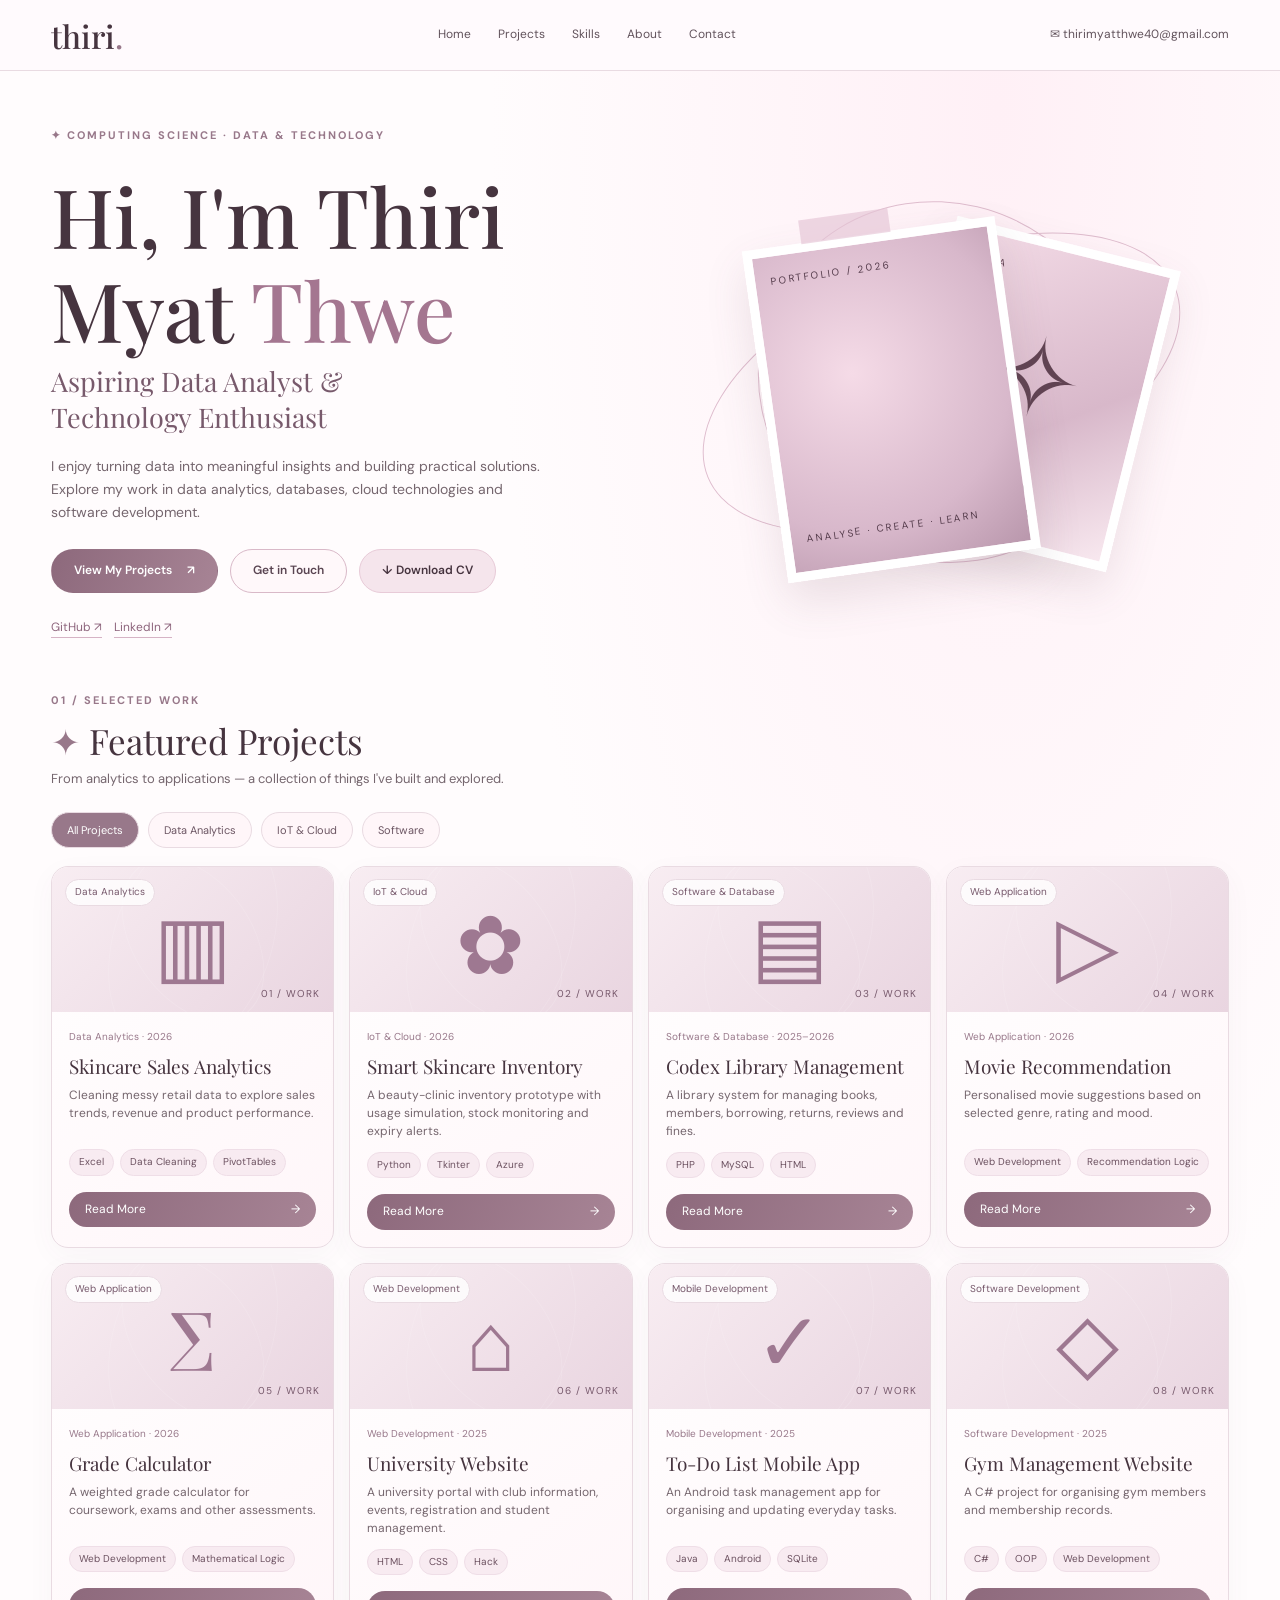
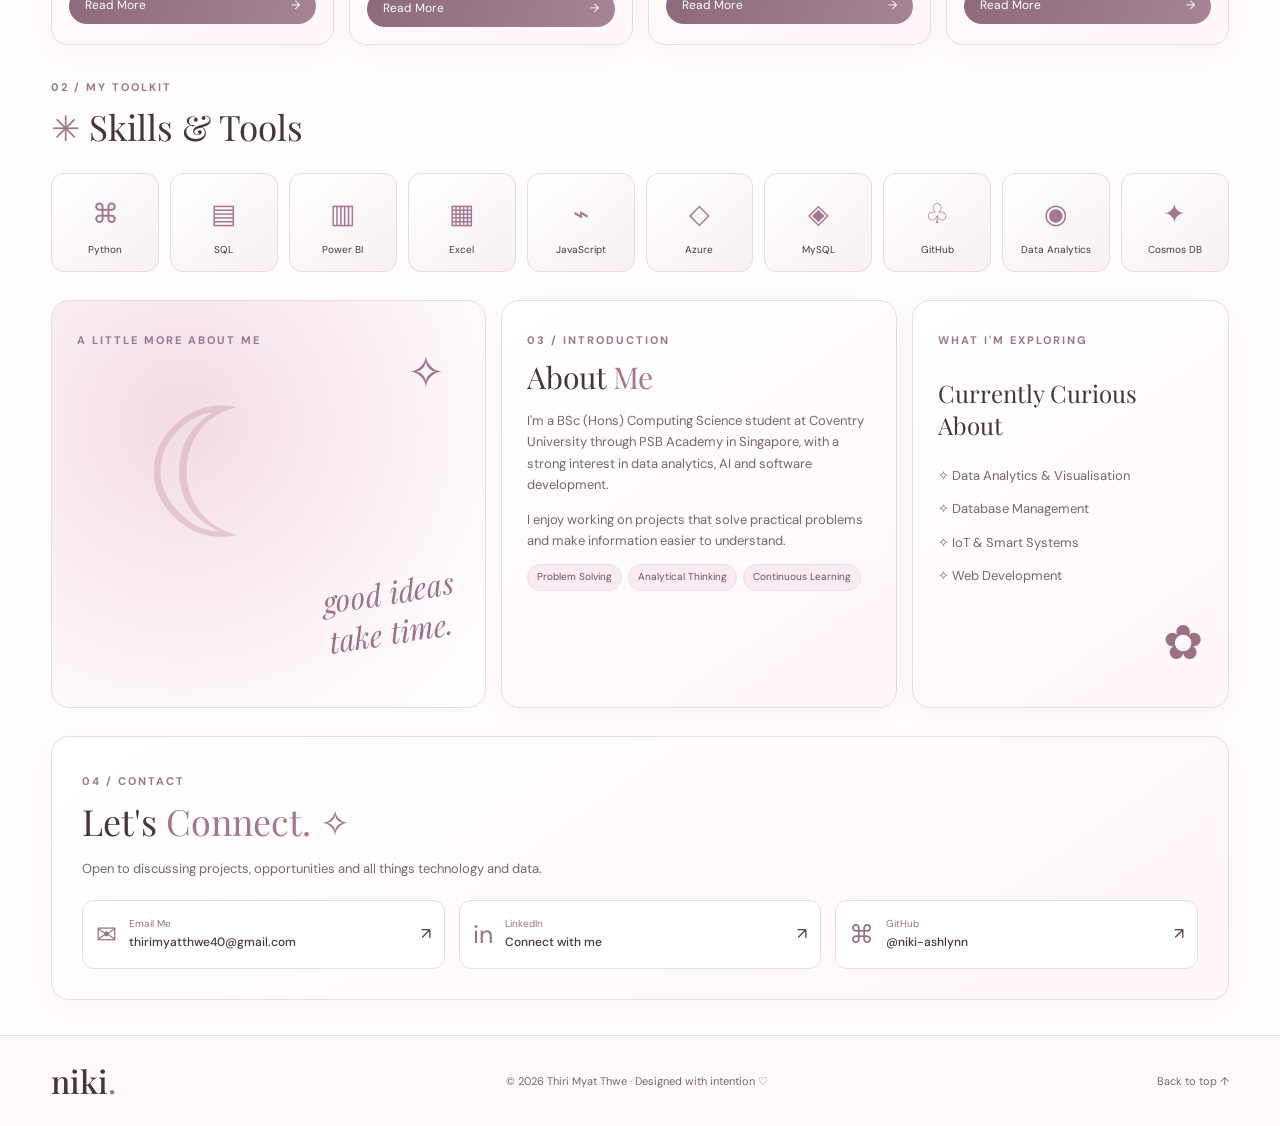
<file: index.html>
<!DOCTYPE html>
<html lang="en">

<head>
    <meta charset="utf-8">
    <meta name="viewport" content="width=device-width, initial-scale=1">

    <meta name="theme-color" content="#151315">
    <meta name="description" content="Thiri Myat Thwe — computing science and data analytics portfolio">

    <title>Thiri Myat Thwe | Portfolio</title>

    <link rel="stylesheet" href="style.css">

    <script defer src="projects.js"></script>
    <script defer src="script.js"></script>
</head>

<body>

    <!-- ==================== NAVIGATION ==================== -->

    <header class="site-header">
        <nav class="nav wrap">

            <a class="brand" href="index.html">
                thiri<span>.</span>
            </a>

            <div class="nav-links">
                <a href="#home">Home</a>
                <a href="#projects">Projects</a>
                <a href="#skills">Skills</a>
                <a href="#about">About</a>
                <a href="#contact">Contact</a>
            </div>

            <a class="nav-email" href="mailto:thirimyatthwe40@gmail.com">
                ✉ <span>thirimyatthwe40@gmail.com</span>
            </a>

        </nav>
    </header>


    <main>

        <!-- ==================== HERO SECTION ==================== -->

        <section class="hero wrap" id="home">

            <div class="hero-copy">

                <div class="eyebrow">
                    ✦ COMPUTING SCIENCE · DATA & TECHNOLOGY
                </div>

                <h1>
                    Hi, I'm Thiri Myat <em>Thwe</em>
                </h1>

                <h2>
                    Aspiring Data Analyst &<br>
                    Technology Enthusiast
                </h2>

                <p>
                    I enjoy turning data into meaningful insights and
                    building practical solutions. Explore my work in
                    data analytics, databases, cloud technologies
                    and software development.
                </p>

                <div class="actions">

                    <a class="btn primary" href="#projects">
                        View My Projects <span>↗</span>
                    </a>

                    <a class="btn outline" href="#contact">
                        Get in Touch
                    </a>

                  <!-- DOWNLOAD CV BUTTON -->
                    
                    <a
                        class="btn cv-btn"
                        href="assets/Thiri_Myat_Thwe_CV_DATA ANALYTIC.pdf"
                        download="Thiri_Myat_Thwe_CV.pdf"
                    >
                        ↓ Download CV
                    </a>

                </div>

                <div class="socials">

                    <a
                        href="https://github.com/niki-ashlynn"
                        target="_blank"
                        rel="noopener noreferrer"
                    >
                        GitHub ↗
                    </a>

                    <a
                        href="https://www.linkedin.com/in/thiri-myat-thwe-n1k1/"
                        target="_blank"
                        rel="noopener noreferrer"
                    >
                        LinkedIn ↗
                    </a>

                </div>

            </div>


            <!-- HERO DECORATIVE ART -->

            <div class="hero-art" aria-hidden="true">

                <div class="orbit orbit-one"></div>
                <div class="orbit orbit-two"></div>

                <div class="art-card art-back">

                    <span>DATA</span>

                    <b>✧</b>

                    <small>
                        Find the story<br>
                        in the numbers.
                    </small>

                </div>

                <div class="art-card art-front">

                    <span>PORTFOLIO / 2026</span>

                    <small>
                        ANALYSE · CREATE · LEARN
                    </small>

                </div>

                <div class="tape"></div>

            </div>

        </section>



        <!-- ==================== PROJECTS SECTION ==================== -->

        <section class="section wrap" id="projects">

            <div class="section-head">

                <div>

                    <span class="eyebrow">
                        01 / SELECTED WORK
                    </span>

                    <h2>
                        <span class="spark">✦</span>
                        Featured Projects
                    </h2>

                    <p>
                        From analytics to applications — a collection
                        of things I've built and explored.
                    </p>

                </div>

            </div>


            <!-- PROJECT FILTER BUTTONS -->

            <div class="filters" aria-label="Filter projects">

                <button
                    class="filter active"
                    data-filter="all"
                    aria-pressed="true"
                >
                    All Projects
                </button>

                <button
                    class="filter"
                    data-filter="analytics"
                    aria-pressed="false"
                >
                    Data Analytics
                </button>

                <button
                    class="filter"
                    data-filter="iot"
                    aria-pressed="false"
                >
                    IoT & Cloud
                </button>

                <button
                    class="filter"
                    data-filter="software"
                    aria-pressed="false"
                >
                    Software
                </button>

            </div>


            <!-- PROJECT CARDS GENERATED BY JAVASCRIPT -->

            <div id="projectGrid" class="project-grid"></div>

        </section>



        <!-- ==================== SKILLS SECTION ==================== -->

        <section class="section wrap" id="skills">

            <div class="section-head">

                <div>

                    <span class="eyebrow">
                        02 / MY TOOLKIT
                    </span>

                    <h2>
                        <span class="spark">✳</span>
                        Skills & Tools
                    </h2>

                </div>

            </div>


            <div class="skill-grid">

                <div class="skill">
                    <span>⌘</span>
                    Python
                </div>

                <div class="skill">
                    <span>▤</span>
                    SQL
                </div>

                <div class="skill">
                    <span>▥</span>
                    Power BI
                </div>

                <div class="skill">
                    <span>▦</span>
                    Excel
                </div>

                <div class="skill">
                    <span>⌁</span>
                    JavaScript
                </div>

                <div class="skill">
                    <span>◇</span>
                    Azure
                </div>

                <div class="skill">
                    <span>◈</span>
                    MySQL
                </div>

                <div class="skill">
                    <span>♧</span>
                    GitHub
                </div>

                <div class="skill">
                    <span>◉</span>
                    Data Analytics
                </div>

                <div class="skill">
                    <span>✦</span>
                    Cosmos DB
                </div>

            </div>

        </section>



        <!-- ==================== ABOUT SECTION ==================== -->

        <section class="section wrap about-grid" id="about">


            <!-- DECORATIVE PANEL -->

            <div class="decor-panel">

                <span class="eyebrow">
                    A LITTLE MORE ABOUT ME
                </span>

                <div class="decor-moon">
                    ☾
                </div>

                <p>
                    good ideas<br>
                    take time.
                </p>

                <span class="decor-star">
                    ✧
                </span>

            </div>


            <!-- ABOUT ME CONTENT -->

            <div class="panel about-panel">

                <span class="eyebrow">
                    03 / INTRODUCTION
                </span>

                <h2>
                    About <em>Me</em>
                </h2>

                <p>
                    I'm a BSc (Hons) Computing Science student
                    at Coventry University through PSB Academy
                    in Singapore, with a strong interest in
                    data analytics, AI and
                    software development.
                </p>

                <p>
                    I enjoy working on projects that solve
                    practical problems and make information
                    easier to understand.
                </p>

                <div class="tags">

                    <span>Problem Solving</span>

                    <span>Analytical Thinking</span>

                    <span>Continuous Learning</span>

                </div>

            </div>


            <!-- INTERESTS PANEL -->

            <div class="panel explore-panel">

                <span class="eyebrow">
                    WHAT I'M EXPLORING
                </span>

                <h3>
                    Currently Curious About
                </h3>

                <ul>
                    <li>✧ Data Analytics & Visualisation</li>
                    <li>✧ Database Management</li>
                    <li>✧ IoT & Smart Systems</li>
                    <li>✧ Web Development</li>
                </ul>

                <div class="explore-flower">
                    ✿
                </div>

            </div>

        </section>



        <!-- ==================== CONTACT SECTION ==================== -->

        <section class="section wrap" id="contact">

            <div class="contact-panel">

                <span class="eyebrow">
                    04 / CONTACT
                </span>

                <h2>
                    Let's <em>Connect.</em>
                    <span>✧</span>
                </h2>

                <p>
                    Open to discussing projects, opportunities
                    and all things technology and data.
                </p>


                <div class="contact-links">

                    <!-- EMAIL -->

                    <a href="mailto:thirimyatthwe40@gmail.com">

                        <span>✉</span>

                        <div>
                            <small>Email Me</small>
                            <strong>
                                thirimyatthwe40@gmail.com
                            </strong>
                        </div>

                        <b>↗</b>

                    </a>


                    <!-- LINKEDIN -->

                    <a
                        href="https://www.linkedin.com/in/thiri-myat-thwe-n1k1/"
                        target="_blank"
                        rel="noopener noreferrer"
                    >

                        <span>in</span>

                        <div>
                            <small>LinkedIn</small>
                            <strong>Connect with me</strong>
                        </div>

                        <b>↗</b>

                    </a>


                    <!-- GITHUB -->

                    <a
                        href="https://github.com/niki-ashlynn"
                        target="_blank"
                        rel="noopener noreferrer"
                    >

                        <span>⌘</span>

                        <div>
                            <small>GitHub</small>
                            <strong>@niki-ashlynn</strong>
                        </div>

                        <b>↗</b>

                    </a>

                </div>

            </div>

        </section>

    </main>



    <!-- ==================== FOOTER ==================== -->

    <footer>

        <div class="wrap footer-inner">

            <a class="brand" href="#home">
                niki<span>.</span>
            </a>

            <span>
                © <span id="year"></span>
                Thiri Myat Thwe · Designed with intention ♡
            </span>

            <a href="#home">
                Back to top ↑
            </a>

        </div>

    </footer>

</body>
</html>
</file>
<file: style.css>
@import url('https://fonts.googleapis.com/css2?family=DM+Sans:wght@400;500;600;700&family=Playfair+Display:ital,wght@0,400;0,500;0,600;1,500&display=swap');

:root{--bg:#ffffff;--charcoal:#d4cada;--aubergine:#321b30;--oxblood:#55212d;--plum:#50364e;--graphite:#605c63;--amethyst:#7b617e;--mauve:#978297;--rose:#b38c9b;--text:#f3e8e9;--muted:#c1afb9;--border:#4c3b48;--radius:20px}*{box-sizing:border-box}html{scroll-behavior:smooth}body{margin:0;background:radial-gradient(ellipse at 78% 4%,#2f1a2c 0,transparent 28%),var(--bg);color:var(--text);font-family:'DM Sans',sans-serif;line-height:1.65}a{color:inherit;text-decoration:none}button{font:inherit;cursor:pointer}.wrap{width:min(1220px,92%);margin:auto}.site-header{background:#191619ec;border-bottom:1px solid #594352;position:sticky;top:0;z-index:10;backdrop-filter:blur(12px)}.nav{min-height:70px;display:flex;align-items:center;justify-content:space-between;gap:22px}.brand{font:500 32px 'Playfair Display',serif;white-space:nowrap}.brand span{color:var(--rose)}.nav-links{display:flex;gap:27px}.nav-links a,.nav-email{font-size:12px;color:#e0ccd5}.nav-links a:hover,.nav-email:hover{color:#f1abc8}.nav-email{white-space:nowrap}.hero{display:grid;grid-template-columns:1fr 1fr;align-items:center;min-height:490px;gap:30px;padding:55px 0 48px}.eyebrow{color:#d9a9be;font-size:11px;letter-spacing:2px;font-weight:700}.hero h1{font:500 clamp(54px,6.4vw,85px) 'Playfair Display',serif;line-height:1.15;margin:24px 0 6px}.hero h1 em,.about-panel h2 em,.contact-panel h2 em{color:#c485a3;font-style:normal}.hero h2{font:400 clamp(19px,2.2vw,27px) 'Playfair Display',serif;color:#e0b7c9;margin:0 0 20px}.hero-copy>p{max-width:510px;color:#c8b6bf;font-size:14px}.actions,.socials{display:flex;gap:12px;flex-wrap:wrap;margin-top:25px}.btn{display:inline-flex;justify-content:center;align-items:center;gap:15px;border-radius:30px;padding:11px 22px;font-size:12px;font-weight:600;border:1px solid #936e80;transition:.2s}.btn:hover,.card-link:hover{transform:translateY(-2px);filter:brightness(1.15)}.primary{background:linear-gradient(110deg,#75374e,#8f4869);color:#fff;border-color:transparent}.outline{background:#221a21;color:#f1dbe3}.socials a{font-size:12px;color:#d1a6b9;border-bottom:1px solid #7d5067}.hero-art{height:405px;position:relative;display:flex;align-items:center;justify-content:center}.orbit{position:absolute;border:1px solid #765669;border-radius:50%;transform:rotate(-22deg)}.orbit-one{width:88%;height:62%}.orbit-two{width:65%;height:88%;transform:rotate(35deg)}.art-card{position:absolute;box-shadow:0 20px 55px #0008;border:9px solid #e0c4ce;display:flex;flex-direction:column;justify-content:space-between}.art-back{width:230px;height:310px;background:linear-gradient(145deg,#392333,#916d7b 60%,#4b293f);transform:rotate(14deg) translate(90px,-10px);padding:18px;color:#f6d9e4}.art-back span,.art-front span,.art-front small{font-size:10px;letter-spacing:2px}.art-back b{font-size:110px;font-weight:400;text-align:center}.art-back small{font:italic 18px 'Playfair Display',serif}.art-front{width:255px;height:335px;background:radial-gradient(circle at 35% 40%,#80536f,#42293f 60%,#211720);transform:rotate(-8deg) translate(-52px,10px);padding:17px 15px 24px;color:#f3dce5}.art-flower{text-align:center;font-size:110px;line-height:1;color:#d8a4c2;text-shadow:0 0 30px #c980a8}.art-front strong{font:italic 29px 'Playfair Display',serif;line-height:1.12}.tape{position:absolute;width:90px;height:24px;background:#cba2b6a8;transform:rotate(-8deg) translate(-75px,-168px)}.scribble{position:absolute;right:0;bottom:12px;color:#d7a1b7;font:italic 21px 'Playfair Display',serif;transform:rotate(-8deg)}.section{margin-bottom:28px;scroll-margin-top:92px}.section-head{display:flex;align-items:center;justify-content:space-between;gap:15px;margin-bottom:19px}.section-head h2,.about-panel h2,.contact-panel h2{font:400 35px 'Playfair Display',serif;margin:4px 0}.spark{color:#bc799a}.section-head p{color:var(--muted);font-size:13px;margin:4px 0}.section-aside{font-size:12px;color:#d49db8}.filters{display:flex;gap:9px;flex-wrap:wrap;margin-bottom:18px}.filter{background:#292128;border:1px solid #51404e;border-radius:24px;padding:8px 15px;color:#d7c0cd;font-size:11px}.filter.active,.filter:hover{background:#713e57;color:white}.project-grid{display:grid;grid-template-columns:repeat(4,minmax(0,1fr));gap:15px}.project-card{border:1px solid #55414e;border-radius:17px;background:linear-gradient(145deg,#32232d,#211d22);overflow:hidden;transition:transform .2s,border-color .2s}.project-card:hover{transform:translateY(-5px);border-color:#b781a0}.project-image{height:145px;position:relative;display:flex;align-items:center;justify-content:center;overflow:hidden;background:radial-gradient(circle at 40% 50%,#a46c86,#41263a 65%,#24191f)}.image-iot{background:radial-gradient(circle at 40% 45%,#bd8b9b,#5a3b4e 55%,#251d25)}.image-software{background:radial-gradient(circle at 60% 40%,#77617c,#3c293c 60%,#231c25)}.image-analytics{background:radial-gradient(circle at 60% 40%,#95687e,#42273d 60%,#241b25)}.project-image:before,.project-image:after{content:'';position:absolute;border:1px solid #ffffff24;border-radius:50%;width:240px;height:240px;transform:rotate(20deg) scaleX(.65)}.project-image:after{width:180px;height:180px;transform:rotate(-35deg) scaleX(.65)}.project-icon{font:400 82px 'Playfair Display',serif;color:#e7c6d7;text-shadow:0 5px 30px #150f1b99;z-index:1}.image-label,.image-number{position:absolute;font-size:10px;color:#f6d8e6;z-index:2}.image-label{left:13px;top:12px;border:1px solid #ffffff3d;background:#20172266;padding:4px 9px;border-radius:15px}.image-number{right:13px;bottom:10px;letter-spacing:1px}.project-body{padding:17px;display:flex;flex-direction:column;min-height:232px}.project-meta{font-size:10px;color:#d3a5bd}.project-body h3{font:400 19px 'Playfair Display',serif;margin:7px 0}.project-body p{color:#c8b5bf;font-size:12px;line-height:1.5;margin:0 0 12px;flex:1}.tags{display:flex;flex-wrap:wrap;gap:6px}.tags span{font-size:10px;color:#e6cfdb;border:1px solid #624859;background:#60425566;padding:4px 9px;border-radius:16px}.card-link{margin-top:16px;display:flex;justify-content:space-between;align-items:center;background:linear-gradient(110deg,#633148,#753c5c);border-radius:20px;padding:8px 16px;font-size:12px;transition:.2s}.skill-grid{display:grid;grid-template-columns:repeat(10,minmax(0,1fr));gap:11px}.skill{background:linear-gradient(140deg,#352831,#27242b);border:1px solid #4b3b47;border-radius:13px;text-align:center;padding:18px 5px 13px;font-size:10px;white-space:nowrap}.skill span{display:block;font-size:27px;color:#c18aa8;margin-bottom:5px}.about-grid{display:grid;grid-template-columns:1.1fr 1fr .8fr;gap:15px}.panel,.decor-panel,.contact-panel{border:1px solid #56414e;border-radius:18px;background:linear-gradient(145deg,#292027,#1b191d);padding:25px}.decor-panel{position:relative;min-height:285px;background:radial-gradient(circle at 30% 30%,#684256,#31222c 65%,#1c181d);overflow:hidden}.decor-moon{position:absolute;left:20%;top:10%;font:180px 'Playfair Display',serif;color:#d0a3b87a}.decor-panel p{position:absolute;bottom:25px;right:28px;color:#f4c9d9;font:italic 30px 'Playfair Display',serif;transform:rotate(-9deg)}.decor-star{position:absolute;right:40px;top:35px;font-size:45px;color:#d6a5bb}.about-panel p,.explore-panel li{font-size:13px;color:#cbb8c3}.about-panel h2{font-size:30px}.explore-panel h3{font:400 24px 'Playfair Display',serif}.explore-panel ul{padding:0;list-style:none}.explore-panel li{margin:12px 0}.explore-flower{text-align:right;font-size:48px;color:#b97e9f}.contact-panel{padding:30px;background:radial-gradient(circle at 95% 20%,#5a3049,#211a20 42%,#1d191d)}.contact-panel h2{font-size:36px}.contact-panel h2 span{color:#d5a1ba}.contact-panel>p{font-size:13px;color:var(--muted)}.contact-links{display:grid;grid-template-columns:repeat(3,1fr);gap:14px;margin-top:20px}.contact-links>a{background:#3a2b37;border:1px solid #6d5061;border-radius:12px;padding:13px;display:flex;align-items:center;gap:12px;min-width:0}.contact-links>a>span{font-size:25px;color:#d99eb9}.contact-links>a>div{min-width:0}.contact-links small{display:block;font-size:10px;color:#d4b7c5}.contact-links strong{display:block;font-size:12px;font-weight:500;overflow-wrap:anywhere}.contact-links b{margin-left:auto;font-weight:400}footer{margin-top:35px;border-top:1px solid #4c3a46;background:#191519}.footer-inner{min-height:90px;display:flex;justify-content:space-between;align-items:center;gap:15px}.footer-inner>span,.footer-inner>a:last-child{font-size:11px;color:#bca6b2}.detail-main{padding-top:40px;min-height:70vh}.back{color:#d4a2bc;font-size:13px}.detail-hero{padding:45px 0 35px}.detail-hero h1{font:400 clamp(40px,6vw,70px) 'Playfair Display',serif;margin:14px 0}.detail-hero p{color:var(--muted);max-width:720px}.detail-grid{display:grid;grid-template-columns:minmax(0,1fr) 280px;gap:22px;align-items:start}.detail-sections{display:grid;gap:17px}.detail-section{padding:30px;border:1px solid var(--border);border-radius:18px;background:linear-gradient(140deg,#292029,#1d191e)}.detail-section h2{font:400 29px 'Playfair Display',serif;margin:0 0 13px}.detail-section p,.detail-section li{color:#cdbac5;font-size:14px}.detail-section li{margin:8px 0}.detail-sidebar{position:sticky;top:100px}.sidebar-line{padding:17px 0;border-bottom:1px solid #5b4653}.sidebar-line small{display:block;font-size:10px;color:#d7a6bd;letter-spacing:1px}.sidebar-line strong{font-size:13px;font-weight:500}.sidebar-actions{display:grid;gap:10px;margin-top:22px}.sidebar-actions .btn{width:100%}a:focus-visible,button:focus-visible{outline:2px solid #f5c4dc;outline-offset:3px}@media(max-width:1050px){.project-grid{grid-template-columns:repeat(3,1fr)}.skill-grid{grid-template-columns:repeat(5,1fr)}.about-grid{grid-template-columns:1fr 1fr}.explore-panel{grid-column:span 2}.nav-email span{display:none}}@media(max-width:700px){.nav{flex-wrap:wrap;justify-content:center;padding:12px 0}.nav-links{order:3;width:100%;justify-content:center;gap:18px}.nav-email{display:none}.hero{grid-template-columns:1fr;padding:55px 0 30px}.hero-art{height:300px}.art-front{transform:rotate(-8deg) translate(-45px,0) scale(.78)}.art-back{transform:rotate(14deg) translate(65px,0) scale(.78)}.scribble{right:12px}.project-grid{grid-template-columns:repeat(2,minmax(0,1fr))}.about-grid{grid-template-columns:1fr}.explore-panel{grid-column:auto}.contact-links{grid-template-columns:1fr}.detail-grid{grid-template-columns:1fr}.detail-sidebar{position:static}.footer-inner{flex-wrap:wrap;padding:15px 0}.section-head h2{font-size:30px}}@media(max-width:470px){.project-grid{grid-template-columns:1fr}.skill-grid{grid-template-columns:repeat(2,1fr)}.hero h1{font-size:58px}.section-aside{display:none}.project-image{height:170px}.project-body{min-height:205px}}@media(prefers-reduced-motion:reduce){html{scroll-behavior:auto}*,*:before,*:after{transition:none!important}}



/* ===== SOFT BLUSH / LIGHT PINK THEME ===== */
:root {
  --bg:#fffcfd; --charcoal:#f7edf1; --aubergine:#46343f;
  --oxblood:#775060; --plum:#745768; --graphite:#685b63;
  --amethyst:#a589a1; --mauve:#d5aabb; --rose:#e8cbd8;
  --text:#46343f; --muted:#75666e; --border:#e9dbe2;
}
body { background:radial-gradient(ellipse at 78% 4%,#fff0f6 0,transparent 36%),var(--bg); color:var(--text); }
.site-header { background:#fffafdF2; border-bottom-color:var(--border); }
.brand span,.spark,.section-aside,.back {color:#98788a}
.nav-links a,.nav-email {color:#62535c}
.nav-links a:hover,.nav-email:hover {color:#9c6582}
.eyebrow,.project-meta {color:#98788a}
.hero h1 em,.about-panel h2 em,.contact-panel h2 em,.contact-panel h2 span {color:#a47690}
.hero h2 {color:#785a6c}
.hero-copy>p,.section-head p,.project-body p,.about-panel p,.explore-panel li,.contact-panel>p,.detail-hero p,.detail-section p,.detail-section li {color:var(--muted)}
.btn {border-color:#d9b9c8}
.primary,.card-link {background:linear-gradient(110deg,#8d697c,#a78495);color:#fff;border-color:transparent}
.outline {background:#fff8fa;color:#594451}
.socials a {color:#8e657d;border-bottom-color:#d6b3c5}
.section-aside {color:#876678}
.filter {background:#fff6f9;border-color:var(--border);color:#6c5663}
.filter.active,.filter:hover {background:#98788a;color:#fff}
.project-card,.panel,.contact-panel,.detail-section {background:linear-gradient(145deg,#fff,#fff6f9);border-color:var(--border);box-shadow:0 8px 28px #684b5b0a}
.project-card:hover {border-color:#d4a8be}
.project-body h3,.section-head h2,.about-panel h2,.contact-panel h2,.detail-section h2,.detail-hero h1 {color:#46343f}
.tags span {background:#f8ebf1;color:#6c5160;border-color:#efdee7}
.skill {background:linear-gradient(140deg,#fff,#f8f0f4);border-color:var(--border);color:#46343f}
.skill span {color:#a47791}
.decor-panel {background:radial-gradient(circle at 30% 30%,#f3dce6,#fdf6f9 65%,#fff);border-color:var(--border)}
.decor-moon {color:#d5aabb88}
.decor-panel p,.decor-star,.explore-flower {color:#9b7187}
.contact-links>a {background:#fff;border-color:var(--border);color:#46343f}
.contact-links>a>span,.contact-links small {color:#957387}
footer {background:#fff9fb;border-top-color:var(--border)}
.footer-inner>span,.footer-inner>a:last-child {color:#75666e}
.detail-section {background:linear-gradient(140deg,#fff,#fff7fa)}
.sidebar-line {border-bottom-color:var(--border)}
.sidebar-line small {color:#99788b}
.sidebar-line strong {color:#46343f}
a:focus-visible,button:focus-visible {outline-color:#a47690}
/* Keep decorative artwork, if present, soft rather than dark. */
.orbit {border-color:#dfbdce}
.art-card {box-shadow:0 20px 45px #684b5b24;border-color:#fff}
.art-back {background:linear-gradient(145deg,#f4dce7,#d8b8ca 60%,#f8e8ef);color:#614453}
.art-front {background:radial-gradient(circle at 35% 40%,#f5dbe7,#d8b8cb 65%,#b997ac);color:#553c4c}
.art-flower {color:#fff0f6;text-shadow:0 0 25px #b57d9a88}
.tape {background:#e6c6d6a8}
.scribble {color:#9b7187}
/* If project-image blocks remain in HTML, make them subtle. */
.project-image,.image-iot,.image-software,.image-analytics {background:linear-gradient(135deg,#f8edf2,#e9d5e0)}
.project-icon {color:#9e7891;text-shadow:none}
.image-label {background:#ffffffcc;color:#76586b;border-color:#e9dbe2}
.image-number {color:#76586b}


/* ===========================
   DOWNLOAD CV BUTTON
=========================== */

.cv-btn {
    background: #F5E5EC;
    color: #46343F;
    border: 1px solid #E8CBD8;

    padding: 11px 22px;
    border-radius: 30px;

    font-size: 12px;
    font-weight: 600;

    display: inline-flex;
    align-items: center;
    justify-content: center;
    gap: 10px;

    transition: all 0.25s ease;
}

.cv-btn:hover {
    background: #E8CBD8;
    color: #46343F;
    border-color: #D5AABB;

    transform: translateY(-2px);
    box-shadow: 0 5px 15px rgba(152, 120, 138, 0.15);
}

.cv-btn span {
    font-size: 17px;
    font-weight: 700;
}
</file>
